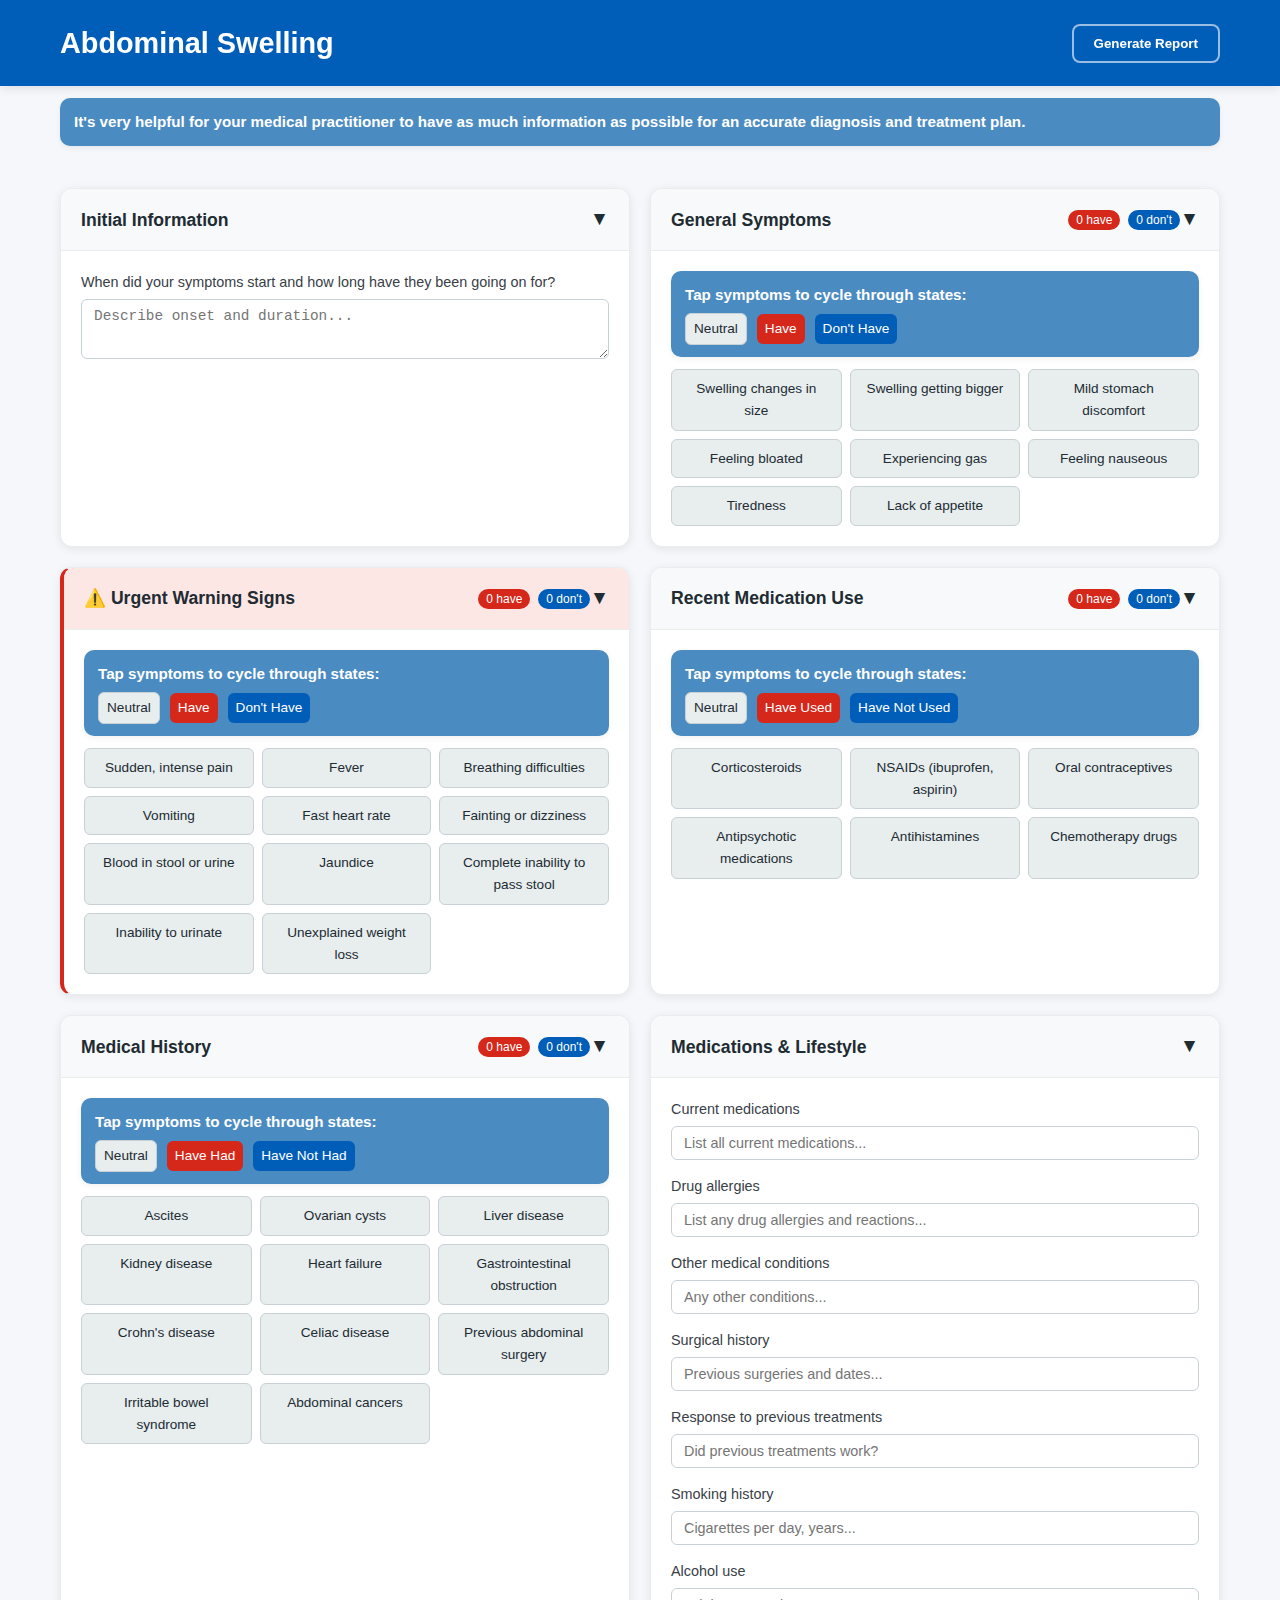
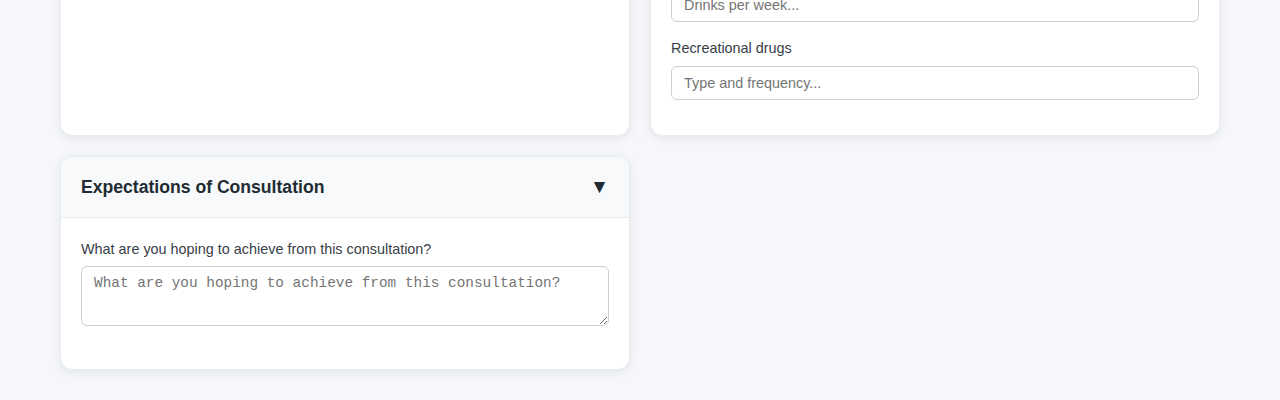
<file: index.html>
<!DOCTYPE html>
<html lang="en">
<head>
  <meta charset="UTF-8" />
  <meta name="viewport" content="width=device-width, initial-scale=1.0" />
  <title>Abdominal Swelling</title>
  <link rel="stylesheet" href="styles.css">
</head>
<body>
  <!-- Hidden form container -->
  <form id="symptomForm" style="display:none;"></form>

  <div class="header">
    <div class="header-content">
      <h1>Abdominal Swelling</h1>
      <button class="generate-btn" type="button" onclick="generateOutput()">Generate Report</button>
    </div>
  </div>

  <!-- Top note -->
  <div style="max-width:1200px;margin:12px auto 0;padding:0 20px;">
    <div class="ux-instruction" role="note" aria-live="polite"></div>
  </div>

  <div class="dashboard" id="dashboard">
    <!-- Initial Information Card -->
    <div class="card">
      <div class="card-header" onclick="toggleCard(this)">
        <h3>Initial Information</h3>
        <span class="card-icon">▼</span>
      </div>
      <div class="card-content">
        <div class="form-group">
          <label>When did your symptoms start and how long have they been going on for?</label>
          <textarea id="description" placeholder="Describe onset and duration..."></textarea>
        </div>
      </div>
    </div>

    <!-- General Symptoms Card -->
    <div class="card" data-grid="generalGrid">
      <div class="card-header" onclick="toggleCard(this)">
        <h3>General Symptoms</h3>
        <span class="state-counters">
          <span class="state-chip have" data-count-have="0">0 have</span>
          <span class="state-chip donthave" data-count-no="0">0 don't</span>
        </span>
        <span class="card-icon">▼</span>
      </div>
      <div class="card-content">
        <div class="ux-instruction"></div>
        <div class="symptom-grid" id="generalGrid">
          <div class="symptom-toggle" data-symptom="Swelling changes in size ">Swelling changes in size</div>
          <div class="symptom-toggle" data-symptom="Swelling getting bigger ">Swelling getting bigger</div>
          <div class="symptom-toggle" data-symptom="Mild stomach discomfort ">Mild stomach discomfort</div>
          <div class="symptom-toggle" data-symptom="Feeling bloated ">Feeling bloated</div>
          <div class="symptom-toggle" data-symptom="Experiencing gas ">Experiencing gas</div>
          <div class="symptom-toggle" data-symptom="Feeling nauseous ">Feeling nauseous</div>
          <div class="symptom-toggle" data-symptom="Tiredness ">Tiredness</div>
          <div class="symptom-toggle" data-symptom="Lack of appetite ">Lack of appetite</div>
        </div>
      </div>
    </div>

    <!-- Red Flag Symptoms Card -->
    <div class="card red-flag-card" data-grid="redFlagGrid">
      <div class="card-header" onclick="toggleCard(this)">
        <h3>⚠️ Urgent Warning Signs</h3>
        <span class="state-counters">
          <span class="state-chip have" data-count-have="0">0 have</span>
          <span class="state-chip donthave" data-count-no="0">0 don't</span>
        </span>
        <span class="card-icon">▼</span>
      </div>
      <div class="card-content">
        <div class="ux-instruction"></div>
        <div class="symptom-grid" id="redFlagGrid">
          <div class="symptom-toggle" data-symptom="Sudden, intense pain ">Sudden, intense pain</div>
          <div class="symptom-toggle" data-symptom="Fever ">Fever</div>
          <div class="symptom-toggle" data-symptom="Breathing difficulties ">Breathing difficulties</div>
          <div class="symptom-toggle" data-symptom="Vomiting ">Vomiting</div>
          <div class="symptom-toggle" data-symptom="Fast heart rate ">Fast heart rate</div>
          <div class="symptom-toggle" data-symptom="Fainting or dizziness ">Fainting or dizziness</div>
          <div class="symptom-toggle" data-symptom="Blood in stool or urine ">Blood in stool or urine</div>
          <div class="symptom-toggle" data-symptom="Jaundice ">Jaundice</div>
          <div class="symptom-toggle" data-symptom="Complete inability to pass stool ">Complete inability to pass stool</div>
          <div class="symptom-toggle" data-symptom="Unable to urinate ">Inability to urinate</div>
          <div class="symptom-toggle" data-symptom="Unexplained weight loss ">Unexplained weight loss</div>
        </div>
      </div>
    </div>

    <!-- Drug History Card -->
    <div class="card" data-grid="drugGrid">
      <div class="card-header" onclick="toggleCard(this)">
        <h3>Recent Medication Use</h3>
        <span class="state-counters">
          <span class="state-chip have" data-count-have="0">0 have</span>
          <span class="state-chip donthave" data-count-no="0">0 don't</span>
        </span>
        <span class="card-icon">▼</span>
      </div>
      <div class="card-content">
        <div class="ux-instruction"></div>
        <div class="symptom-grid" id="drugGrid">
          <div class="symptom-toggle medications" data-symptom="Corticosteroids ">Corticosteroids</div>
          <div class="symptom-toggle medications" data-symptom="Nonsteroidal anti-inflammatory drugs ">NSAIDs (ibuprofen, aspirin)</div>
          <div class="symptom-toggle medications" data-symptom="Oral contraceptives ">Oral contraceptives</div>
          <div class="symptom-toggle medications" data-symptom="Antipsychotic medications ">Antipsychotic medications</div>
          <div class="symptom-toggle medications" data-symptom="Antihistamines ">Antihistamines</div>
          <div class="symptom-toggle medications" data-symptom="Chemotherapy drugs ">Chemotherapy drugs</div>
        </div>
      </div>
    </div>

    <!-- Medical History Card -->
    <div class="card" data-grid="historyGrid">
      <div class="card-header" onclick="toggleCard(this)">
        <h3>Medical History</h3>
        <span class="state-counters">
          <span class="state-chip have" data-count-have="0">0 have</span>
          <span class="state-chip donthave" data-count-no="0">0 don't</span>
        </span>
        <span class="card-icon">▼</span>
      </div>
      <div class="card-content">
        <div class="ux-instruction"></div>
        <div class="symptom-grid" id="historyGrid">
          <div class="symptom-toggle conditions" data-symptom="Ascites ">Ascites</div>
          <div class="symptom-toggle conditions" data-symptom="Ovarian cysts ">Ovarian cysts</div>
          <div class="symptom-toggle conditions" data-symptom="Liver disease ">Liver disease</div>
          <div class="symptom-toggle conditions" data-symptom="Kidney disease ">Kidney disease</div>
          <div class="symptom-toggle conditions" data-symptom="Heart failure ">Heart failure</div>
          <div class="symptom-toggle conditions" data-symptom="Gastrointestinal obstruction ">Gastrointestinal obstruction</div>
          <div class="symptom-toggle conditions" data-symptom="Crohn's disease ">Crohn's disease</div>
          <div class="symptom-toggle conditions" data-symptom="Celiac disease ">Celiac disease</div>
          <div class="symptom-toggle conditions" data-symptom="Previous abdominal surgery ">Previous abdominal surgery</div>
          <div class="symptom-toggle conditions" data-symptom="Irritable bowel syndrome ">Irritable bowel syndrome</div>
          <div class="symptom-toggle conditions" data-symptom="Abdominal cancers ">Abdominal cancers</div>
        </div>
      </div>
    </div>

    <!-- Medications & Lifestyle Card -->
    <div class="card">
      <div class="card-header" onclick="toggleCard(this)">
        <h3>Medications & Lifestyle</h3>
        <span class="card-icon">▼</span>
      </div>
      <div class="card-content">
        <div class="form-group">
          <label>Current medications</label>
          <input type="text" id="Currently taking -" placeholder="List all current medications..." />
        </div>
        <div class="form-group">
          <label>Drug allergies</label>
          <input type="text" id="Drug Allergies -" placeholder="List any drug allergies and reactions..." />
        </div>
        <div class="form-group">
          <label>Other medical conditions</label>
          <input type="text" id="Past Medical History -" placeholder="Any other conditions..." />
        </div>
        <div class="form-group">
          <label>Surgical history</label>
          <input type="text" id="Past Surgical History -" placeholder="Previous surgeries and dates..." />
        </div>
        <div class="form-group">
          <label>Response to previous treatments</label>
          <input type="text" id=" Response to previous treatments or interventions -" placeholder="Did previous treatments work?" />
        </div>
        <div class="form-group">
          <label>Smoking history</label>
          <input type="text" id="Smoking History -" placeholder="Cigarettes per day, years..." />
        </div>
        <div class="form-group">
          <label>Alcohol use</label>
          <input type="text" id="Alcohol History -" placeholder="Drinks per week..." />
        </div>
        <div class="form-group">
          <label>Recreational drugs</label>
          <input type="text" id="Recreational drug use -" placeholder="Type and frequency..." />
        </div>
      </div>
    </div>

    <!-- Expectations of Consultation Card -->
    <div class="card">
      <div class="card-header" onclick="toggleCard(this)">
        <h3>Expectations of Consultation</h3>
        <span class="card-icon">▼</span>
      </div>
      <div class="card-content">
        <div class="form-group">
          <label>What are you hoping to achieve from this consultation?</label>
          <textarea id="Expectations" class="expectations" placeholder="What are you hoping to achieve from this consultation?"></textarea>
        </div>
      </div>
    </div>
  </div>

  <!-- Enhanced Output Modal -->
  <div class="output-modal" id="outputModal">
    <div class="output-content">
      <div class="output-header">
        <h2>Symptom Report</h2>
        <button class="close-btn" onclick="closeOutput()">&times;</button>
      </div>
      <div class="output-body">
        <textarea id="outputText" placeholder="Your report will appear here. You can edit it before copying or emailing."></textarea>
        <div class="output-actions">
          <button class="action-btn" onclick="copyOutput()">Copy Report</button>
          <button class="action-btn" onclick="emailOutput()">Email Report</button>
        </div>
      </div>
    </div>
  </div>

  <script src="index.js"></script>
</body>
</html>
</file>
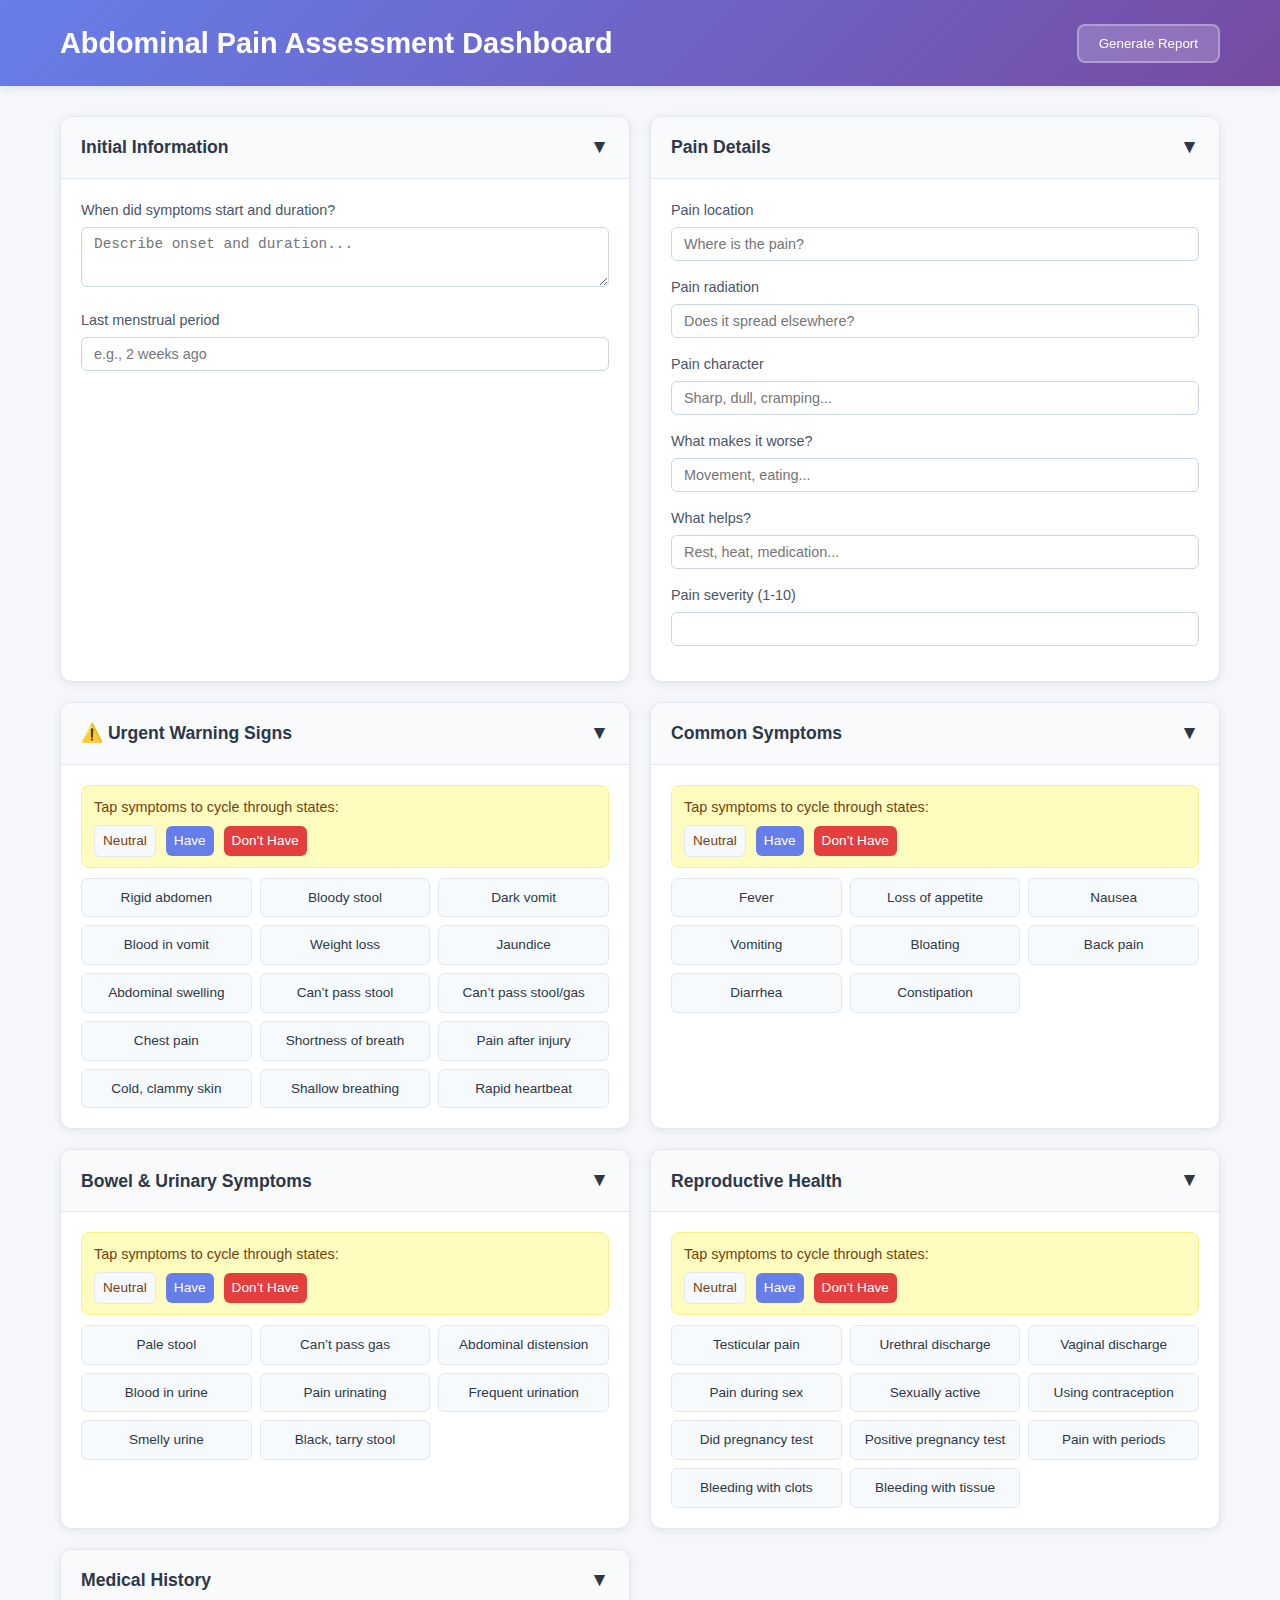
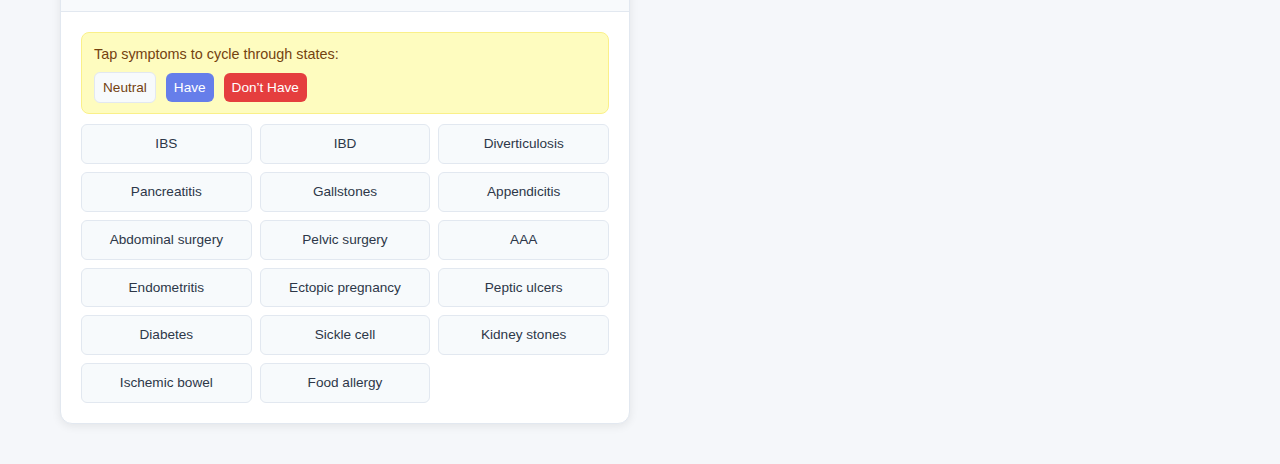
<file: abdominal_pain_dashboard_legacy_compatible (1).html>
<!DOCTYPE html>
<html lang="en">
<head>
  <meta charset="UTF-8" />
  <meta name="viewport" content="width=device-width, initial-scale=1.0" />
  <title>Abdominal Pain Assessment Dashboard</title>
  <style>
    * { margin: 0; padding: 0; box-sizing: border-box; }
    body { font-family: 'Inter', -apple-system, BlinkMacSystemFont, 'Segoe UI', Roboto, sans-serif; background: #f5f7fa; color: #2d3748; line-height: 1.6; }
    .header { background: linear-gradient(135deg, #667eea 0%, #764ba2 100%); color: white; padding: 20px 0; position: sticky; top: 0; z-index: 100; box-shadow: 0 2px 10px rgba(0,0,0,0.1); }
    .header-content { max-width: 1200px; margin: 0 auto; padding: 0 20px; display: flex; justify-content: space-between; align-items: center; }
    .header h1 { font-size: 1.8rem; font-weight: 600; }
    .generate-btn { background: rgba(255,255,255,0.2); border: 2px solid rgba(255,255,255,0.3); color: white; padding: 10px 20px; border-radius: 8px; cursor: pointer; font-weight: 500; transition: all 0.3s ease; }
    .generate-btn:hover { background: rgba(255,255,255,0.3); transform: translateY(-2px); }

    .dashboard { max-width: 1200px; margin: 0 auto; padding: 30px 20px; display: grid; grid-template-columns: repeat(auto-fit, minmax(380px, 1fr)); gap: 20px; }
    .card { background: white; border-radius: 12px; box-shadow: 0 2px 10px rgba(0,0,0,0.08); border: 1px solid #e2e8f0; overflow: hidden; transition: all 0.3s ease; }
    .card:hover { transform: translateY(-2px); box-shadow: 0 4px 20px rgba(0,0,0,0.12); }
    .card-header { background: #f8fafc; padding: 15px 20px; border-bottom: 1px solid #e2e8f0; cursor: pointer; display: flex; justify-content: space-between; align-items: center; transition: background 0.3s ease; }
    .card-header:hover { background: #edf2f7; }
    .card-header h3 { font-size: 1.1rem; font-weight: 600; color: #2d3748; }
    .card-icon { font-size: 1.2rem; transition: transform 0.3s ease; }
    .card.collapsed .card-icon { transform: rotate(-90deg); }
    .card-content { padding: 20px; display: block; }
    .card.collapsed .card-content { display: none; }

    .form-group { margin-bottom: 15px; }
    .form-group label { display: block; font-weight: 500; color: #4a5568; margin-bottom: 5px; font-size: 0.9rem; }
    input[type="text"], input[type="number"], textarea { width: 100%; padding: 8px 12px; border: 1px solid #cbd5e0; border-radius: 6px; font-size: 0.9rem; transition: all 0.3s ease; background: #fff; }
    input[type="text"]:focus, input[type="number"]:focus, textarea:focus { outline: none; border-color: #667eea; box-shadow: 0 0 0 3px rgba(102,126,234,0.1); }
    textarea { resize: vertical; min-height: 60px; }

    .symptom-grid { display: grid; grid-template-columns: repeat(auto-fill, minmax(160px, 1fr)); gap: 8px; margin-top: 10px; }
    .symptom-toggle { background: #f7fafc; border: 1px solid #e2e8f0; border-radius: 6px; padding: 8px 12px; cursor: pointer; transition: all 0.3s ease; font-size: 0.85rem; text-align: center; user-select: none; }
    .symptom-toggle:hover { background: #edf2f7; border-color: #cbd5e0; }
    .symptom-toggle.have { background: #667eea; color: white; border-color: #667eea; }
    .symptom-toggle.donthave { background: #e53e3e; color: white; border-color: #e53e3e; }

    .ux-instruction { background: #fefcbf; border: 1px solid #faf089; color: #744210; padding: 10px 12px; border-radius: 8px; font-size: 0.9rem; margin-bottom: 10px; }
    .legend { display:flex; gap:10px; align-items:center; margin-top:6px; font-size:0.85rem; }
    .legend span { padding:4px 8px; border-radius:6px; }
    .legend .neutral { background:#f7fafc; border:1px solid #e2e8f0; }
    .legend .have { background:#667eea; color:white; }
    .legend .donthave { background:#e53e3e; color:white; }

    .output-modal { position: fixed; top: 0; left: 0; width: 100%; height: 100%; background: rgba(0,0,0,0.5); display: none; justify-content: center; align-items: center; z-index: 1000; }
    .output-content { background: white; max-width: 800px; max-height: 80vh; margin: 20px; border-radius: 12px; overflow: hidden; box-shadow: 0 20px 40px rgba(0,0,0,0.3); }
    .output-header { background: #667eea; color: white; padding: 20px; display: flex; justify-content: space-between; align-items: center; }
    .output-body { padding: 20px; max-height: 60vh; overflow-y: auto; }
    .output-text { background: #f8fafc; border: 1px solid #e2e8f0; border-radius: 8px; padding: 15px; white-space: pre-wrap; font-family: 'Courier New', monospace; font-size: 0.9rem; line-height: 1.5; margin-bottom: 20px; }
  </style>
</head>
<body>
  <!-- Keep a form so we can append legacy mirror for generateOutput compatibility -->
  <form id="symptomForm" onsubmit="event.preventDefault(); generateOutput();"></form>

  <div class="header">
    <div class="header-content">
      <h1>Abdominal Pain Assessment Dashboard</h1>
      <button class="generate-btn" type="button" onclick="generateOutput()">Generate Report</button>
    </div>
  </div>

  <div class="dashboard">
    <!-- Initial Information Card -->
    <div class="card">
      <div class="card-header" onclick="toggleCard(this)"><h3>Initial Information</h3><span class="card-icon">▼</span></div>
      <div class="card-content">
        <div class="form-group">
          <label>When did symptoms start and duration?</label>
          <textarea id="description" placeholder="Describe onset and duration..."></textarea>
        </div>
        <div class="form-group">
          <label>Last menstrual period</label>
          <input type="text" id="lastPeriod" placeholder="e.g., 2 weeks ago" />
        </div>
      </div>
    </div>

    <!-- Pain Assessment Card -->
    <div class="card">
      <div class="card-header" onclick="toggleCard(this)"><h3>Pain Details</h3><span class="card-icon">▼</span></div>
      <div class="card-content">
        <div class="form-group"><label>Pain location</label><input type="text" id="painLocation" placeholder="Where is the pain?" /></div>
        <div class="form-group"><label>Pain radiation</label><input type="text" id="painRadiation" placeholder="Does it spread elsewhere?" /></div>
        <div class="form-group"><label>Pain character</label><input type="text" id="painCharacter" placeholder="Sharp, dull, cramping..." /></div>
        <div class="form-group"><label>What makes it worse?</label><input type="text" id="painWorsen" placeholder="Movement, eating..." /></div>
        <div class="form-group"><label>What helps?</label><input type="text" id="painRelief" placeholder="Rest, heat, medication..." /></div>
        <div class="form-group"><label>Pain severity (1-10)</label><input type="number" id="painSeverity" min="1" max="10" /></div>
      </div>
    </div>

    <!-- Red Flag Symptoms Card -->
    <div class="card" data-grid="redFlagGrid">
      <div class="card-header" onclick="toggleCard(this)"><h3>⚠️ Urgent Warning Signs</h3><span class="card-icon">▼</span></div>
      <div class="card-content">
        <div class="ux-instruction">Tap symptoms to cycle through states:
          <div class="legend"><span class="neutral">Neutral</span><span class="have">Have</span><span class="donthave">Don’t Have</span></div>
        </div>
        <div class="symptom-grid" id="redFlagGrid">
          <div class="symptom-toggle" data-symptom="rigid abdomen">Rigid abdomen</div>
          <div class="symptom-toggle" data-symptom="bloody stool">Bloody stool</div>
          <div class="symptom-toggle" data-symptom="dark vomitus">Dark vomit</div>
          <div class="symptom-toggle" data-symptom="blood in vomitus">Blood in vomit</div>
          <div class="symptom-toggle" data-symptom="unexplained weight loss">Weight loss</div>
          <div class="symptom-toggle" data-symptom="jaundice">Jaundice</div>
          <div class="symptom-toggle" data-symptom="abdominal swelling">Abdominal swelling</div>
          <div class="symptom-toggle" data-symptom="inability to pass stool">Can’t pass stool</div>
          <div class="symptom-toggle" data-symptom="inability to pass stool and gas">Can’t pass stool/gas</div>
          <div class="symptom-toggle" data-symptom="chest pain">Chest pain</div>
          <div class="symptom-toggle" data-symptom="shortness of breath">Shortness of breath</div>
          <div class="symptom-toggle" data-symptom="pain following an injury">Pain after injury</div>
          <div class="symptom-toggle" data-symptom="cold, clammy skin">Cold, clammy skin</div>
          <div class="symptom-toggle" data-symptom="shallow breathing">Shallow breathing</div>
          <div class="symptom-toggle" data-symptom="rapid heartbeat">Rapid heartbeat</div>
        </div>
      </div>
    </div>

    <!-- Common Symptoms Card -->
    <div class="card" data-grid="commonGrid">
      <div class="card-header" onclick="toggleCard(this)"><h3>Common Symptoms</h3><span class="card-icon">▼</span></div>
      <div class="card-content">
        <div class="ux-instruction">Tap symptoms to cycle through states:
          <div class="legend"><span class="neutral">Neutral</span><span class="have">Have</span><span class="donthave">Don’t Have</span></div>
        </div>
        <div class="symptom-grid" id="commonGrid">
          <div class="symptom-toggle" data-symptom="fever">Fever</div>
          <div class="symptom-toggle" data-symptom="loss of appetite">Loss of appetite</div>
          <div class="symptom-toggle" data-symptom="nausea">Nausea</div>
          <div class="symptom-toggle" data-symptom="vomiting">Vomiting</div>
          <div class="symptom-toggle" data-symptom="bloating">Bloating</div>
          <div class="symptom-toggle" data-symptom="back pain">Back pain</div>
          <div class="symptom-toggle" data-symptom="diarrhea">Diarrhea</div>
          <div class="symptom-toggle" data-symptom="constipation">Constipation</div>
        </div>
      </div>
    </div>

    <!-- Bowel & Urinary Symptoms Card -->
    <div class="card" data-grid="additionalGrid">
      <div class="card-header" onclick="toggleCard(this)"><h3>Bowel & Urinary Symptoms</h3><span class="card-icon">▼</span></div>
      <div class="card-content">
        <div class="ux-instruction">Tap symptoms to cycle through states:
          <div class="legend"><span class="neutral">Neutral</span><span class="have">Have</span><span class="donthave">Don’t Have</span></div>
        </div>
        <div class="symptom-grid" id="additionalGrid">
          <div class="symptom-toggle" data-symptom="pale stool">Pale stool</div>
          <div class="symptom-toggle" data-symptom="not passing gas">Can’t pass gas</div>
          <div class="symptom-toggle" data-symptom="abdominal distension">Abdominal distension</div>
          <div class="symptom-toggle" data-symptom="hematuria">Blood in urine</div>
          <div class="symptom-toggle" data-symptom="dysuria">Pain urinating</div>
          <div class="symptom-toggle" data-symptom="frequency">Frequent urination</div>
          <div class="symptom-toggle" data-symptom="foul smelling urine">Smelly urine</div>
          <div class="symptom-toggle" data-symptom="melena">Black, tarry stool</div>
        </div>
      </div>
    </div>

    <!-- Reproductive Health Card -->
    <div class="card" data-grid="reproductiveGrid">
      <div class="card-header" onclick="toggleCard(this)"><h3>Reproductive Health</h3><span class="card-icon">▼</span></div>
      <div class="card-content">
        <div class="ux-instruction">Tap symptoms to cycle through states:
          <div class="legend"><span class="neutral">Neutral</span><span class="have">Have</span><span class="donthave">Don’t Have</span></div>
        </div>
        <div class="symptom-grid" id="reproductiveGrid">
          <div class="symptom-toggle" data-symptom="testicular pain">Testicular pain</div>
          <div class="symptom-toggle" data-symptom="urethral discharge">Urethral discharge</div>
          <div class="symptom-toggle" data-symptom="vaginal discharge">Vaginal discharge</div>
          <div class="symptom-toggle" data-symptom="dyspareunia">Pain during sex</div>
          <div class="symptom-toggle" data-symptom="being sexually active">Sexually active</div>
          <div class="symptom-toggle" data-symptom="using contraception">Using contraception</div>
          <div class="symptom-toggle" data-symptom="doing a home pregnancy test">Did pregnancy test</div>
          <div class="symptom-toggle" data-symptom="positive pregnancy test">Positive pregnancy test</div>
          <div class="symptom-toggle" data-symptom="abdominal pain every time periods begin">Pain with periods</div>
          <div class="symptom-toggle" data-symptom="vaginal bleeding with clots">Bleeding with clots</div>
          <div class="symptom-toggle" data-symptom="vaginal bleeding with fetal tissue">Bleeding with tissue</div>
        </div>
      </div>
    </div>

    <!-- Medical History Card -->
    <div class="card" data-grid="historyGrid">
      <div class="card-header" onclick="toggleCard(this)"><h3>Medical History</h3><span class="card-icon">▼</span></div>
      <div class="card-content">
        <div class="ux-instruction">Tap symptoms to cycle through states:
          <div class="legend"><span class="neutral">Neutral</span><span class="have">Have</span><span class="donthave">Don’t Have</span></div>
        </div>
        <div class="symptom-grid" id="historyGrid">
          <div class="symptom-toggle" data-symptom="irritable bowel disease">IBS</div>
          <div class="symptom-toggle" data-symptom="inflammatory bowel disease">IBD</div>
          <div class="symptom-toggle" data-symptom="diverticulosis">Diverticulosis</div>
          <div class="symptom-toggle" data-symptom="pancreatitis">Pancreatitis</div>
          <div class="symptom-toggle" data-symptom="gallstones">Gallstones</div>
          <div class="symptom-toggle" data-symptom="appendicitis">Appendicitis</div>
          <div class="symptom-toggle" data-symptom="abdominal surgery">Abdominal surgery</div>
          <div class="symptom-toggle" data-symptom="pelvic surgery">Pelvic surgery</div>
          <div class="symptom-toggle" data-symptom="AAA (Abdominal Aortic Aneurysm)">AAA</div>
          <div class="symptom-toggle" data-symptom="endometritis">Endometritis</div>
          <div class="symptom-toggle" data-symptom="ectopic pregnancy">Ectopic pregnancy</div>
          <div class="symptom-toggle" data-symptom="peptic ulcers">Peptic ulcers</div>
          <div class="symptom-toggle" data-symptom="diabetes">Diabetes</div>
          <div class="symptom-toggle" data-symptom="sickle cell disease">Sickle cell</div>
          <div class="symptom-toggle" data-symptom="kidney stones">Kidney stones</div>
          <div class="symptom-toggle" data-symptom="ischemic bowel disease">Ischemic bowel</div>
          <div class="symptom-toggle" data-symptom="food allergy">Food allergy</div>
        </div>
      </div>
    </div>
  </div>

  <pre id="output-container" style="white-space: pre-wrap; max-width:1200px; margin: 10px auto; padding: 0 20px;"></pre>

  <script>
    function toggleCard(header){ header.parentElement.classList.toggle('collapsed'); }
  </script>

  <!-- ===== Legacy-compatible functions (unchanged behavior) ===== -->
  <script>
    function capitalizeAndAddFullStop(text) { if (!text) return ''; return text.charAt(0).toUpperCase() + text.slice(1) + (text.endsWith('.') ? '' : '.'); }
    function formatCheckboxText(column, checked) {
      let text = '';
      for (let i = 0; i < checked.length; i++) {
        text += checked[i];
        if (i === checked.length - 1) {
          text += '.';
        } else if ((column === 1 && i === 0) || (column === 2 && i === 0)) {
          text += ' ';
        } else if (i === checked.length - 2) {
          if (column === 2) {
            let firstWord = 'or';
            if (i > 0) {
              const lastInput = checked[i-1] || '';
              firstWord = lastInput.trim().split(' ')[0].toLowerCase();
            }
            text += firstWord === 'no' ? ' and ' : ' or ';
          } else {
            text += ' and ';
          }
        } else if (checked.length > 1 && i < checked.length - 1) {
          text += ', ';
        }
      }
      if (column === 2) { text = text.trim() + '\n'; }
      return text;
    }

    function generateOutput() {
      return new Promise(resolve => {
        const outputContainer = document.getElementById('output-container');
        let outputText = '';

        const sections = Array.from(document.getElementsByClassName('form-section')).sort((a, b) => {
          return parseInt(a.id) - parseInt(b.id);
        });

        sections.forEach(section => {
          const description = section.querySelector('textarea:not([data-associated-checkbox])');
          if (description && description.value.trim()) {
            outputText += capitalizeAndAddFullStop(description.value.trim()) + '\n';
          }

          if (section.id === "mixed") {
            const inputFields = section.querySelectorAll('input[type="text"], input[type="number"]');
            inputFields.forEach(input => {
              if (input.value.trim()) { outputText += input.id + ' ' + input.value.trim() + '\n'; }
            });
          }

          const column1Checkboxes = section.querySelectorAll('input.column-1-symptom-checkbox');
          const column2Checkboxes = section.querySelectorAll('input.column-2-symptom-checkbox');

          const column1Checked = [];
          const column2Checked = [];

          column1Checkboxes.forEach(checkbox => {
            if (checkbox.checked) {
              const textareaId = checkbox.getAttribute('data-textarea');
              const textarea = textareaId ? document.getElementById(textareaId) : null;
              const associatedText = textarea && textarea.value.trim() ? ' ' + textarea.value.trim() : '';
              column1Checked.push(checkbox.id + associatedText);
            }
          });

          column2Checkboxes.forEach(checkbox => {
            if (checkbox.checked) {
              const textareaId = checkbox.getAttribute('data-textarea');
              const textarea = textareaId ? document.getElementById(textareaId) : null;
              const associatedText = textarea && textarea.value.trim() ? ' ' + textarea.value.trim() : '';
              column2Checked.push(checkbox.id + associatedText);
            }
          });

          if (column1Checked.length > 0) { outputText += formatCheckboxText(1, column1Checked); }
          if (column2Checked.length > 0) { const formattedText = formatCheckboxText(2, column2Checked); outputText += '\n' + formattedText; }
        });

        outputContainer.innerHTML = outputText.trim();
        resolve();
      });
    }
  </script>

  <!-- ===== Dashboard → Legacy adapter (tri-state pills → legacy checkboxes, auto-headers) ===== -->
  <script>
    (function(){
      // Map data-symptom (exact legacy IDs preferred)
      const LEGACY_ID = {
        // red flags
        'rigid abdomen':'rigid abdomen','bloody stool':'bloody stool','dark vomitus':'dark vomitus','blood in vomitus':'blood in vomitus','unexplained weight loss':'unexplained weight loss','jaundice':'jaundice','abdominal swelling':'abdominal swelling','inability to pass stool':'inability to pass stool','inability to pass stool and gas':'inability to pass stool and gas','chest pain':'chest pain','shortness of breath':'shortness of breath','pain following an injury':'pain following an injury','cold, clammy skin':'cold, clammy skin','shallow breathing':'shallow breathing','rapid heartbeat':'rapid heartbeat',
        // common
        'fever':'fever','loss of appetite':'loss of appetite','nausea':'nausea','vomiting':'vomiting','bloating':'bloating','back pain':'back pain','diarrhea':'diarrhea','constipation':'constipation',
        // additional
        'pale stool':'Pale stool','not passing gas':'not passing gas','abdominal distension':'abdominal distension','hematuria':'hematuria','dysuria':'dysuria','frequency':'frequency','foul smelling urine':'foul smelling urine','melena':'melena',
        // reproductive
        'testicular pain':'testicular pain','urethral discharge':'urethral discharge','vaginal discharge':'vaginal discharge','dyspareunia':'dyspareunia','being sexually active':'being sexually active','using contraception':'using contraception','doing a home pregnancy test':'doing a home pregnancy test','positive pregnancy test':'positive pregnancy test','abdominal pain every time periods begin':'abdominal pain every time periods begin','vaginal bleeding with clots':'vaginal bleeding with clots','vaginal bleeding with fetal tissue':'vaginal bleeding with fetal tissue',
        // history
        'irritable bowel disease':'irritable bowel disease','inflammatory bowel disease':'inflammatory bowel disease','diverticulosis':'diverticulosis','pancreatitis':'pancreatitis','gallstones':'gallstones','appendicitis':'appendicitis','abdominal surgery':'abdominal surgery','pelvic surgery':'pelvic surgery','aaa (abdominal aortic aneurysm)':'AAA (Abdominal Aortic Aneurysm)','endometritis':'endometritis','ectopic pregnancy':'ectopic pregnancy','peptic ulcers':'peptic ulcers','diabetes':'diabetes','sickle cell disease':'sickle cell disease','kidney stones':'kidney stones','ischemic bowel disease':'ischemic bowel disease','food allergy':'food allergy'
      };

      const GROUP_HEADERS = {
        redFlagGrid:   { col1: 'Reports',             col2: 'Reports' },
        commonGrid:    { col1: 'Complaining of',      col2: 'Has' },
        additionalGrid:{ col1: 'Reports',             col2: 'Reports' },
        reproductiveGrid:{col1: 'Reports',            col2: 'Reports' },
        historyGrid:   { col1: 'Has a history of',    col2: 'Has no history of' },
      };

      const legacy = document.createElement('div');
      legacy.id = 'legacy-mirror';
      legacy.style.display = 'none';

      const sections = { s1: mkSection('1'), s2: mkSection('2'), red: mkSection('3'), com: mkSection('4'), add: mkSection('5'), rep: mkSection('6'), his: mkSection('7') };

      // s1 free text & LMP
      sections.s1.append( mkTextarea('description'), mkText('Last menstrual period-') );
      // s2 pain block
      sections.s2.append( mkText('Pain located in'), mkText('Radiates to'), mkText('Character of pain is'), mkText('Pain is associated with'), mkText('Alleviated by'), mkText('Pain is exacerbated by'), mkText('Pain severity -') );

      document.addEventListener('DOMContentLoaded', () => {
        // Attach legacy sections
        const form = document.getElementById('symptomForm') || document.body;
        Object.values(sections).forEach(sec => legacy.appendChild(sec));
        form.appendChild(legacy);

        // Build mirrored groups for each grid
        ['redFlagGrid','commonGrid','additionalGrid','reproductiveGrid','historyGrid'].forEach(gridId=>{
          const items = collectItems(gridId);
          addGroup(sectionForGrid(gridId), gridId, items);
        });

        // Tri-state behavior across ALL grids
        document.querySelectorAll('.symptom-toggle').forEach(pill => {
          pill.addEventListener('click', () => {
            cycleTriState(pill); // UI cycle
            syncPillToLegacy(pill); // mirror to legacy checkbox
            updateHeadersForGrid(closestGridId(pill)); // auto header once per column
          });
        });

        // Sync pretty inputs → legacy IDs
        wireInputs();
      });

      function mkSection(id){ const s=document.createElement('div'); s.className='form-section'; s.id=id; return s; }
      function mkCheckbox(id, cls){ const i=document.createElement('input'); i.type='checkbox'; i.id=id; i.className=cls; return i; }
      function mkText(id){ const i=document.createElement('input'); i.type='text'; i.id=id; return i; }
      function mkTextarea(id){ const t=document.createElement('textarea'); t.id=id; return t; }
      function cssEscape(id){ return (window.CSS && CSS.escape) ? CSS.escape(id) : id.replace(/([ #.;,()%&!+])/g,'\\$1'); }

      function collectItems(gridId){
        const grid = document.getElementById(gridId); if(!grid) return [];
        const items=[]; grid.querySelectorAll('.symptom-toggle').forEach(t=>{ const key = normalizeKey(t.dataset.symptom); const legacyId = LEGACY_ID[key]; if(!legacyId) return; items.push(legacyId); });
        return items;
      }

      function addGroup(sec, gridId, legacyIds){
        const headers = GROUP_HEADERS[gridId];
        // Column headers (auto-checked later)
        sec.append( mkCheckbox(headers.col1, 'column-1-symptom-checkbox'), mkCheckbox(headers.col2, 'column-2-symptom-checkbox') );
        // Items: add both positive and negative IDs (column 1 and 2)
        legacyIds.forEach(legacyId => {
          sec.append( mkCheckbox(legacyId, 'column-1-symptom-checkbox') );
          sec.append( mkCheckbox(makeNegativeId(legacyId), 'column-2-symptom-checkbox') );
        });
      }

      function cycleTriState(el){
        if (el.classList.contains('have')) { el.classList.remove('have'); el.classList.add('donthave'); }
        else if (el.classList.contains('donthave')) { el.classList.remove('donthave'); }
        else { el.classList.add('have'); }
      }

      function syncPillToLegacy(pill){
        const key = normalizeKey(pill.dataset.symptom); const base = LEGACY_ID[key]; if(!base) return;
        const posId = base; const negId = makeNegativeId(base);
        // neutral clears both; have checks pos; donthave checks neg
        if (!pill.classList.contains('have') && !pill.classList.contains('donthave')) {
          setLegacyChecked(posId, false); setLegacyChecked(negId, false);
        } else if (pill.classList.contains('have')) {
          setLegacyChecked(posId, true); setLegacyChecked(negId, false);
        } else { // donthave
          setLegacyChecked(posId, false); setLegacyChecked(negId, true);
        }
      }

      function wireInputs(){
        const map = [
          ['description', 'description', 'textarea'], ['lastPeriod', 'Last menstrual period-'],
          ['painLocation','Pain located in'], ['painRadiation','Radiates to'], ['painCharacter','Character of pain is'],
          ['painWorsen','Pain is exacerbated by'], ['painRelief','Alleviated by'], ['painSeverity','Pain severity -']
        ];
        const legacyRoot = document.getElementById('legacy-mirror');
        map.forEach(([srcId, legacyId, type])=>{
          const src = document.getElementById(srcId); if(!src) return;
          let target = legacyRoot.querySelector('#'+cssEscape(legacyId));
          if(!target){ target = document.createElement(type==='textarea' ? 'textarea' : 'input'); if(type!=='textarea') target.type='text'; target.id = legacyId; const bucket = ['Pain located in','Radiates to','Character of pain is','Pain is associated with','Alleviated by','Pain is exacerbated by','Pain severity -'].includes(legacyId) ? sections.s2 : sections.s1; bucket.appendChild(target); }
          src.addEventListener('input', ()=>{ target.value = src.value; });
        });
      }

      function normalizeKey(s){ return (s||'').trim().toLowerCase().replace(/\s+/g,' '); }
      function makeNegativeId(legacyId){ if(/^no\s+/i.test(legacyId)) return legacyId; if(legacyId==='not passing gas') return 'passing gas'; return 'no ' + legacyId; }
      function setLegacyChecked(id, val){ const el = document.querySelector('#legacy-mirror #'+cssEscape(id)); if(el) el.checked = !!val; }

      function closestGridId(pill){ const card = pill.closest('.card'); return card ? card.getAttribute('data-grid') : null; }
      function sectionForGrid(gridId){ switch(gridId){ case 'redFlagGrid': return sections.red; case 'commonGrid': return sections.com; case 'additionalGrid': return sections.add; case 'reproductiveGrid': return sections.rep; case 'historyGrid': return sections.his; default: return null; } }

      function updateHeadersForGrid(gridId){ if(!gridId) return; const headers = GROUP_HEADERS[gridId]; if(!headers) return; const sec = sectionForGrid(gridId); if(!sec) return; const h1 = sec.querySelector('input.column-1-symptom-checkbox#'+cssEscape(headers.col1)); const h2 = sec.querySelector('input.column-2-symptom-checkbox#'+cssEscape(headers.col2)); const posAny = sec.querySelectorAll('input.column-1-symptom-checkbox:not(#'+cssEscape(headers.col1)+'):checked').length>0; const negAny = sec.querySelectorAll('input.column-2-symptom-checkbox:not(#'+cssEscape(headers.col2)+'):checked').length>0; if(h1) h1.checked = posAny; if(h2) h2.checked = negAny; }
    })();
  </script>
</body>
</html>
</file>
<file: styles.css>
* {
      margin: 0;
      padding: 0;
      box-sizing: border-box;
    }

    body {
      font-family: 'Inter', -apple-system, BlinkMacSystemFont, 'Segoe UI', Roboto, sans-serif;
      background: #f5f7fa;
      color: #212B32;
      line-height: 1.6;
    }

    /* Header */
    .header {
      background: #005EB8;
      color: white;
      padding: 20px 0;
      position: sticky;
      top: 0;
      z-index: 100;
      box-shadow: 0 2px 10px rgba(0,0,0,0.1);
    }

    .header-content {
      max-width: 1200px;
      margin: 0 auto;
      padding: 0 20px;
      display: flex;
      justify-content: space-between;
      align-items: center;
    }

    .header h1 {
      font-size: 1.8rem;
      font-weight: 600;
    }

    .generate-btn {
      background: #005EB8;
      border: 2px solid rgba(255,255,255,0.6);
      color: white;
      padding: 10px 20px;
      border-radius: 8px;
      cursor: pointer;
      font-weight: 600;
      transition: all 0.2s ease;
    }

    .generate-btn:hover {
      background: #004A97;
      transform: translateY(-1px);
    }

    /* Layout */
    .dashboard {
      max-width: 1200px;
      margin: 0 auto;
      padding: 30px 20px;
      display: grid;
      grid-template-columns: repeat(auto-fit, minmax(380px, 1fr));
      gap: 20px;
    }

    .card {
      background: white;
      border-radius: 12px;
      box-shadow: 0 2px 10px rgba(0,0,0,0.08);
      border: 1px solid #E8EDEE;
      overflow: hidden;
      transition: all 0.2s ease;
    }

    .card:hover {
      transform: translateY(-2px);
      box-shadow: 0 4px 20px rgba(0,0,0,0.12);
    }

    .card-header {
      background: #F7F9FA;
      padding: 15px 20px;
      border-bottom: 1px solid #E8EDEE;
      cursor: pointer;
      display: flex;
      justify-content: space-between;
      align-items: center;
      transition: background 0.2s ease;
    }

    .card-header:hover {
      background: #EEF3F6;
    }

    .card-header h3 {
      font-size: 1.1rem;
      font-weight: 600;
      color: #212B32;
    }

    .card-icon {
      font-size: 1.2rem;
      transition: transform 0.2s ease;
    }

    .card.collapsed .card-icon {
      transform: rotate(-90deg);
    }

    .card-content {
      padding: 20px;
      display: block;
    }

    .card.collapsed .card-content {
      display: none;
    }

    /* Forms */
    .form-group {
      margin-bottom: 15px;
    }

    .form-group label {
      display: block;
      font-weight: 500;
      color: #384047;
      margin-bottom: 5px;
      font-size: 0.9rem;
    }

    input[type="text"],
    input[type="number"],
    textarea {
      width: 100%;
      padding: 8px 12px;
      border: 1px solid #C8D1D6;
      border-radius: 6px;
      font-size: 0.9rem;
      transition: all 0.2s ease;
      background: #fff;
    }

    input[type="text"]:focus,
    input[type="number"]:focus,
    textarea:focus {
      outline: none;
      border-color: #005EB8;
      box-shadow: 0 0 0 3px rgba(0,94,184,0.2);
    }

    textarea {
      resize: vertical;
      min-height: 60px;
    }

    /* Symptom pills */
    .symptom-grid {
      display: grid;
      grid-template-columns: repeat(auto-fill, minmax(160px, 1fr));
      gap: 8px;
      margin-top: 10px;
    }

    .symptom-toggle {
      background: #E8EDEE;
      border: 1px solid #C8D1D6;
      border-radius: 6px;
      padding: 8px 12px;
      cursor: pointer;
      transition: all 0.2s ease;
      font-size: 0.85rem;
      text-align: center;
      user-select: none;
      position: relative;
      outline: none;
    }

    .symptom-toggle:hover {
      background: #DDE5EA;
      border-color: #B7C3CA;
    }

    .symptom-toggle.have {
      background: #D5281B;
      color: #FFFFFF;
      border-color: #D5281B;
    }

    .symptom-toggle.donthave {
      background: #005EB8;
      color: #FFFFFF;
      border-color: #005EB8;
    }

    .symptom-toggle:focus-visible {
      box-shadow: 0 0 0 3px rgba(0,94,184,0.35);
      border-color: #005EB8;
    }

    /* Red flag card */
    .red-flag-card {
      border-left: 4px solid #D5281B;
    }

    .red-flag-card .card-header {
      background: #FDE7E5;
    }

    /* Instruction banner */
    .ux-instruction {
      background: #4A8BC2;
      border: none;
      color: #FFFFFF;
      padding: 12px 14px;
      border-radius: 10px;
      font-size: 0.95rem;
      margin-bottom: 12px;
      box-shadow: 0 2px 6px rgba(0,0,0,0.06);
    }

    .legend {
      display: flex;
      gap: 10px;
      align-items: center;
      margin-top: 6px;
      font-size: 0.85rem;
    }

    .legend span {
      padding: 4px 8px;
      border-radius: 6px;
    }

    .legend .neutral {
      background: #E8EDEE;
      border: 1px solid #C8D1D6;
      color: #212B32;
    }

    .legend .have {
      background: #D5281B;
      color: white;
    }

    .legend .donthave {
      background: #005EB8;
      color: white;
    }

    /* Enhanced Output Modal */
    .output-modal {
      position: fixed;
      top: 0;
      left: 0;
      width: 100%;
      height: 100%;
      background: rgba(0,0,0,0.5);
      display: none;
      justify-content: center;
      align-items: center;
      z-index: 1000;
      padding: 20px;
    }

    .output-content {
      background: white;
      width: 100%;
      max-width: 700px;
      max-height: 85vh;
      border-radius: 12px;
      overflow: hidden;
      box-shadow: 0 20px 40px rgba(0,0,0,0.3);
      display: flex;
      flex-direction: column;
    }

    .output-header {
      background: #005EB8;
      color: white;
      padding: 20px;
      display: flex;
      justify-content: space-between;
      align-items: center;
      flex-shrink: 0;
    }

    .output-body {
      padding: 20px;
      flex: 1;
      overflow-y: auto;
      display: flex;
      flex-direction: column;
    }

    /* Editable textarea in modal */
    #outputText {
      width: 100%;
      min-height: 300px;
      padding: 15px;
      border: 1px solid #E8EDEE;
      border-radius: 8px;
      font-family: -apple-system, BlinkMacSystemFont, 'Segoe UI', Roboto, sans-serif;
      font-size: 0.95rem;
      line-height: 1.6;
      resize: vertical;
      background: #FAFBFC;
      flex: 1;
    }

    #outputText:focus {
      outline: none;
      border-color: #005EB8;
      box-shadow: 0 0 0 3px rgba(0,94,184,0.15);
      background: #FFFFFF;
    }

    .output-actions {
      display: flex;
      gap: 12px;
      justify-content: center;
      padding-top: 15px;
      margin-top: auto;
    }

    .action-btn {
      background: #005EB8;
      color: white;
      border: none;
      padding: 10px 24px;
      border-radius: 8px;
      cursor: pointer;
      font-weight: 600;
      transition: all 0.2s ease;
      font-size: 0.95rem;
    }

    .action-btn:hover {
      background: #004A97;
      transform: translateY(-1px);
    }

    /* Counters in headers */
    .state-counters {
      margin-left: auto;
      display: inline-flex;
      gap: 8px;
      align-items: center;
    }

    .state-chip {
      font-size: 0.75rem;
      line-height: 1;
      padding: 4px 8px;
      border-radius: 999px;
      color: #fff;
    }

    .state-chip.have {
      background: #D5281B;
    }

    .state-chip.donthave {
      background: #005EB8;
    }

    .close-btn {
      background: none;
      border: none;
      color: white;
      font-size: 28px;
      cursor: pointer;
      padding: 0;
      width: 30px;
      height: 30px;
      display: flex;
      align-items: center;
      justify-content: center;
      transition: transform 0.2s ease;
    }

    .close-btn:hover {
      transform: scale(1.1);
    }

    @media (max-width: 768px) {
      .dashboard {
        grid-template-columns: 1fr;
        padding: 20px 10px;
        gap: 15px;
      }
      
      .header-content {
        flex-direction: column;
        gap: 10px;
        text-align: center;
      }
      
      .symptom-grid {
        grid-template-columns: repeat(auto-fill, minmax(120px, 1fr));
        gap: 6px;
      }
      
      .output-content {
        max-height: 90vh;
      }
    }

/* Speech Widget Styles */
.speech-widget {
  font-family: -apple-system, BlinkMacSystemFont, 'Segoe UI', Roboto, sans-serif;
}

.speech-btn {
  position: relative;
  width: 56px;
  height: 56px;
  border-radius: 50%;
  border: none;
  background: #4285f4;
  color: white;
  cursor: pointer;
  display: flex;
  align-items: center;
  justify-content: center;
  box-shadow: 0 4px 12px rgba(66, 133, 244, 0.3);
  transition: all 0.3s ease;
  overflow: hidden;
}

.speech-btn:hover {
  background: #3367d6;
  transform: translateY(-2px);
  box-shadow: 0 6px 16px rgba(66, 133, 244, 0.4);
}

.speech-btn.listening {
  background: #ea4335;
  animation: pulse 2s infinite;
}

.speech-btn.listening:hover {
  background: #d33b2c;
}

.speech-btn.listening .pulse-ring {
  position: absolute;
  width: 100%;
  height: 100%;
  border: 3px solid #ea4335;
  border-radius: 50%;
  animation: pulse-ring 2s infinite;
}

.mic-icon {
  position: relative;
  z-index: 1;
}

.speech-status {
  background: rgba(0, 0, 0, 0.8);
  color: white;
  padding: 6px 12px;
  border-radius: 16px;
  font-size: 12px;
  white-space: nowrap;
  max-width: 200px;
  text-align: center;
  opacity: 0;
  transform: translateY(10px);
  transition: all 0.3s ease;
}

.speech-widget:hover .speech-status {
  opacity: 1;
  transform: translateY(0);
}

.speech-status.active {
  opacity: 1;
  transform: translateY(0);
  background: rgba(234, 67, 53, 0.9);
}

@keyframes pulse {
  0% {
    transform: scale(1);
  }
  50% {
    transform: scale(1.05);
  }
  100% {
    transform: scale(1);
  }
}

@keyframes pulse-ring {
  0% {
    transform: scale(1);
    opacity: 1;
  }
  100% {
    transform: scale(1.3);
    opacity: 0;
  }
}

/* Mobile responsive adjustments for speech widget */
@media (max-width: 768px) {
  .speech-widget {
    bottom: 15px;
    right: 15px;
  }
  
  .speech-btn {
    width: 48px;
    height: 48px;
  }
  
  .mic-icon {
    width: 18px;
    height: 18px;
  }
}
















/* Advanced Speech Widget - Complete CSS */

/* Enhanced Speech Widget Styles */
.speech-widget {
  position: fixed;
  bottom: 20px;
  right: 20px;
  z-index: 10000;
  display: flex;
  flex-direction: column;
  align-items: center;
  gap: 12px;
  font-family: -apple-system, BlinkMacSystemFont, 'Segoe UI', Roboto, sans-serif;
}

.speech-btn {
  position: relative;
  width: 60px;
  height: 60px;
  border-radius: 50%;
  border: none;
  background: linear-gradient(135deg, #4285f4, #1a73e8);
  color: white;
  cursor: pointer;
  display: flex;
  align-items: center;
  justify-content: center;
  box-shadow: 0 4px 16px rgba(66, 133, 244, 0.3);
  transition: all 0.3s cubic-bezier(0.4, 0, 0.2, 1);
  overflow: hidden;
}

.speech-btn:hover {
  background: linear-gradient(135deg, #3367d6, #1557b0);
  transform: translateY(-2px);
  box-shadow: 0 8px 20px rgba(66, 133, 244, 0.4);
}

.speech-btn:active {
  transform: translateY(0);
}

/* Enhanced listening state */
.speech-btn.listening {
  background: linear-gradient(135deg, #ea4335, #d33b2c);
  animation: listening-pulse 2s infinite ease-in-out;
}

.speech-btn.listening:hover {
  background: linear-gradient(135deg, #d33b2c, #b52d20);
}

.speech-btn.listening::before {
  content: '';
  position: absolute;
  top: -6px;
  left: -6px;
  right: -6px;
  bottom: -6px;
  border: 2px solid #ea4335;
  border-radius: 50%;
  animation: pulse-ring 2s infinite;
  pointer-events: none;
}

.speech-btn.listening::after {
  content: '';
  position: absolute;
  top: -12px;
  left: -12px;
  right: -12px;
  bottom: -12px;
  border: 1px solid rgba(234, 67, 53, 0.3);
  border-radius: 50%;
  animation: pulse-ring 2s infinite 0.7s;
  pointer-events: none;
}

.mic-icon {
  position: relative;
  z-index: 1;
  width: 24px;
  height: 24px;
}

/* Target highlighting */
.speech-target {
  box-shadow: 0 0 0 3px #4285f4 !important;
  border-color: #4285f4 !important;
  background-color: rgba(66, 133, 244, 0.08) !important;
  transition: all 0.3s ease;
}

/* Text insertion flash effect */
.speech-insert {
  background-color: rgba(76, 175, 80, 0.25) !important;
  transition: background-color 0.3s ease;
}

/* Enhanced status display */
.speech-status {
  background: rgba(0, 0, 0, 0.85);
  color: white;
  padding: 8px 16px;
  border-radius: 24px;
  font-size: 13px;
  font-weight: 500;
  white-space: nowrap;
  max-width: 280px;
  text-align: center;
  opacity: 0;
  transform: translateY(10px);
  transition: all 0.3s cubic-bezier(0.4, 0, 0.2, 1);
  backdrop-filter: blur(12px);
  border: 1px solid rgba(255, 255, 255, 0.1);
  user-select: none;
}

.speech-widget:hover .speech-status {
  opacity: 1;
  transform: translateY(0);
}

.speech-status.active {
  opacity: 1;
  transform: translateY(0);
  background: linear-gradient(135deg, rgba(234, 67, 53, 0.9), rgba(211, 59, 44, 0.9));
  color: white;
  font-weight: 600;
}

/* Status message types */
.speech-status.error {
  background: linear-gradient(135deg, rgba(244, 67, 54, 0.95), rgba(211, 47, 47, 0.95));
  color: white;
  border-color: rgba(244, 67, 54, 0.3);
}

.speech-status.warning {
  background: linear-gradient(135deg, rgba(255, 193, 7, 0.95), rgba(255, 160, 0, 0.95));
  color: #333;
  border-color: rgba(255, 193, 7, 0.3);
}

.speech-status.info {
  background: linear-gradient(135deg, rgba(33, 150, 243, 0.95), rgba(25, 118, 210, 0.95));
  color: white;
  border-color: rgba(33, 150, 243, 0.3);
}

/* Settings Panel */
.speech-settings-panel {
  position: fixed;
  top: 50%;
  left: 50%;
  transform: translate(-50%, -50%);
  background: white;
  border-radius: 16px;
  box-shadow: 0 20px 60px rgba(0, 0, 0, 0.25);
  border: 1px solid rgba(0, 0, 0, 0.1);
  z-index: 10001;
  min-width: 400px;
  max-width: 90vw;
  max-height: 90vh;
  overflow: hidden;
  font-family: -apple-system, BlinkMacSystemFont, 'Segoe UI', Roboto, sans-serif;
}

.settings-header {
  background: linear-gradient(135deg, #4285f4, #1a73e8);
  color: white;
  padding: 20px 24px;
  display: flex;
  justify-content: space-between;
  align-items: center;
}

.settings-header h3 {
  margin: 0;
  font-size: 18px;
  font-weight: 600;
}

.close-settings {
  background: none;
  border: none;
  color: white;
  font-size: 28px;
  cursor: pointer;
  padding: 0;
  width: 32px;
  height: 32px;
  display: flex;
  align-items: center;
  justify-content: center;
  border-radius: 50%;
  transition: background-color 0.2s ease;
}

.close-settings:hover {
  background-color: rgba(255, 255, 255, 0.2);
}

.settings-content {
  padding: 24px;
  max-height: 70vh;
  overflow-y: auto;
}

.setting-group {
  margin-bottom: 20px;
}

.setting-group label {
  display: block;
  font-weight: 600;
  color: #333;
  margin-bottom: 8px;
  font-size: 14px;
}

.setting-group select,
.setting-group input[type="range"] {
  width: 100%;
  padding: 8px 12px;
  border: 2px solid #e1e5e9;
  border-radius: 8px;
  font-size: 14px;
  transition: border-color 0.2s ease;
}

.setting-group select:focus,
.setting-group input[type="range"]:focus {
  outline: none;
  border-color: #4285f4;
  box-shadow: 0 0 0 3px rgba(66, 133, 244, 0.2);
}

.setting-group input[type="range"] {
  height: 6px;
  background: linear-gradient(to right, #4285f4, #1a73e8);
  border: none;
  border-radius: 3px;
  cursor: pointer;
}

.setting-group input[type="range"]::-webkit-slider-thumb {
  appearance: none;
  width: 20px;
  height: 20px;
  background: white;
  border: 3px solid #4285f4;
  border-radius: 50%;
  cursor: pointer;
  box-shadow: 0 2px 6px rgba(0, 0, 0, 0.2);
}

.setting-group input[type="range"]::-moz-range-thumb {
  width: 20px;
  height: 20px;
  background: white;
  border: 3px solid #4285f4;
  border-radius: 50%;
  cursor: pointer;
  box-shadow: 0 2px 6px rgba(0, 0, 0, 0.2);
}

.setting-group input[type="checkbox"] {
  width: 18px;
  height: 18px;
  margin-right: 8px;
  accent-color: #4285f4;
}

.setting-group label:has(input[type="checkbox"]) {
  display: flex;
  align-items: center;
  font-weight: 500;
  cursor: pointer;
}

.setting-actions {
  display: flex;
  gap: 12px;
  flex-wrap: wrap;
  align-items: center;
  padding-top: 20px;
  border-top: 1px solid #e1e5e9;
  margin-top: 24px;
}

.setting-actions button {
  background: linear-gradient(135deg, #4285f4, #1a73e8);
  color: white;
  border: none;
  padding: 10px 20px;
  border-radius: 8px;
  font-weight: 600;
  cursor: pointer;
  transition: all 0.2s ease;
  font-size: 14px;
}

.setting-actions button:hover {
  background: linear-gradient(135deg, #3367d6, #1557b0);
  transform: translateY(-1px);
  box-shadow: 0 4px 12px rgba(66, 133, 244, 0.3);
}

.transcript-count {
  background: #f1f3f4;
  color: #5f6368;
  padding: 8px 12px;
  border-radius: 16px;
  font-size: 13px;
  font-weight: 500;
  margin-left: auto;
}

/* Range input value displays */
#timeoutValue,
#confidenceValue {
  background: #e8f0fe;
  color: #1a73e8;
  padding: 4px 8px;
  border-radius: 12px;
  font-size: 12px;
  font-weight: 600;
  margin-left: 8px;
  min-width: 40px;
  text-align: center;
  display: inline-block;
}

/* Animations */
@keyframes listening-pulse {
  0%, 100% {
    transform: scale(1);
    box-shadow: 0 4px 16px rgba(234, 67, 53, 0.3);
  }
  50% {
    transform: scale(1.08);
    box-shadow: 0 8px 24px rgba(234, 67, 53, 0.5);
  }
}

@keyframes pulse-ring {
  0% {
    transform: scale(1);
    opacity: 0.8;
  }
  100% {
    transform: scale(1.5);
    opacity: 0;
  }
}

/* Loading state */
.speech-btn.loading {
  background: linear-gradient(135deg, #9e9e9e, #757575);
  cursor: not-allowed;
}

.speech-btn.loading .mic-icon {
  opacity: 0;
}

.speech-btn.loading::before {
  content: '';
  position: absolute;
  width: 24px;
  height: 24px;
  border: 3px solid transparent;
  border-top: 3px solid white;
  border-radius: 50%;
  animation: spin 1s linear infinite;
  z-index: 2;
}

@keyframes spin {
  0% { transform: rotate(0deg); }
  100% { transform: rotate(360deg); }
}

/* Accessibility improvements */
.speech-btn:focus-visible {
  outline: 3px solid #4285f4;
  outline-offset: 2px;
}

.speech-settings-panel:focus-within {
  box-shadow: 0 20px 60px rgba(0, 0, 0, 0.25), 0 0 0 3px rgba(66, 133, 244, 0.3);
}

/* Responsive design */
@media (max-width: 768px) {
  .speech-widget {
    bottom: 15px;
    right: 15px;
    gap: 10px;
  }
  
  .speech-btn {
    width: 52px;
    height: 52px;
  }
  
  .mic-icon {
    width: 20px;
    height: 20px;
  }
  
  .speech-status {
    font-size: 12px;
    padding: 6px 14px;
    max-width: 240px;
  }
  
  .speech-settings-panel {
    min-width: 320px;
    margin: 20px;
  }
  
  .settings-content {
    padding: 20px;
  }
  
  .setting-actions {
    flex-direction: column;
    align-items: stretch;
  }
  
  .transcript-count {
    margin-left: 0;
    text-align: center;
  }
}

@media (max-width: 480px) {
  .speech-settings-panel {
    width: calc(100vw - 40px);
    min-width: unset;
  }
  
  .setting-actions {
    gap: 8px;
  }
  
  .setting-actions button {
    padding: 12px 16px;
    font-size: 16px;
  }
}

/* Dark mode support */
@media (prefers-color-scheme: dark) {
  .speech-target {
    background-color: rgba(66, 133, 244, 0.15) !important;
    box-shadow: 0 0 0 3px rgba(66, 133, 244, 0.6) !important;
  }
  
  .speech-insert {
    background-color: rgba(76, 175, 80, 0.3) !important;
  }
  
  .speech-status {
    background: rgba(32, 33, 36, 0.9);
    border-color: rgba(255, 255, 255, 0.2);
    color: #e8eaed;
  }
  
  .speech-settings-panel {
    background: #202124;
    border-color: #3c4043;
    color: #e8eaed;
  }
  
  .settings-content {
    background: #202124;
  }
  
  .setting-group label {
    color: #e8eaed;
  }
  
  .setting-group select,
  .setting-group input[type="range"] {
    background: #303134;
    border-color: #5f6368;
    color: #e8eaed;
  }
  
  .transcript-count {
    background: #303134;
    color: #9aa0a6;
  }
  
  #timeoutValue,
  #confidenceValue {
    background: #1a237e;
    color: #c5cae9;
  }
}

/* High contrast mode */
@media (prefers-contrast: high) {
  .speech-btn {
    border: 3px solid white;
    box-shadow: 0 4px 16px rgba(0, 0, 0, 0.5);
  }
  
  .speech-btn.listening {
    border-color: yellow;
  }
  
  .speech-status {
    border: 2px solid white;
    font-weight: bold;
    background: rgba(0, 0, 0, 0.95);
  }
  
  .speech-target {
    box-shadow: 0 0 0 4px #ffff00 !important;
    border: 2px solid #000000 !important;
  }
}

/* Reduced motion preferences */
@media (prefers-reduced-motion: reduce) {
  .speech-btn,
  .speech-status,
  .speech-target,
  .speech-insert {
    transition: none;
  }
  
  .speech-btn.listening {
    animation: none;
  }
  
  .speech-btn.listening::before,
  .speech-btn.listening::after {
    animation: none;
    opacity: 0.5;
  }
}

/* Print styles */
@media print {
  .speech-widget,
  .speech-settings-panel {
    display: none !important;
  }
}

/* ==============================
   DESKTOP-ONLY SPEECH WIDGET
   Hide on mobile and tablet devices
   ============================== */

/* Hide speech widget on tablets and smaller devices */
@media (max-width: 1024px) {
  .speech-widget,
  #speechWidget {
    display: none !important;
  }
  
  /* Also hide the settings panel if it's open */
  .speech-settings-panel,
  #speechSettings {
    display: none !important;
  }
}

/* Alternative approach using hover capability detection */
/* This hides the widget on touch-only devices */
@media (hover: none) {
  .speech-widget,
  #speechWidget {
    display: none !important;
  }
  
  .speech-settings-panel,
  #speechSettings {
    display: none !important;
  }
}

/* Ensure it only shows on desktop with pointer capability */
@media (min-width: 1025px) and (hover: hover) and (pointer: fine) {
  .speech-widget,
  #speechWidget {
    display: flex !important;
  }
}

/* Optional: Add a subtle message for mobile users */
@media (max-width: 1024px) {
  .mobile-speech-notice {
    display: block;
    background: #f0f8ff;
    border: 1px solid #b3d9ff;
    color: #0066cc;
    padding: 8px 12px;
    border-radius: 6px;
    font-size: 0.8rem;
    text-align: center;
    margin: 10px auto;
    max-width: 300px;
  }
}

/* Hide the notice on desktop */
@media (min-width: 1025px) {
  .mobile-speech-notice {
    display: none;
  }
}

/* ==============================
   DESKTOP-ONLY SPEECH WIDGET
   Hide on mobile and tablet devices
   ============================== */

/* Hide speech widget on tablets and smaller devices */
@media (max-width: 1024px) {
  .speech-widget,
  #speechWidget {
    display: none !important;
  }
  
  /* Also hide the settings panel if it's open */
  .speech-settings-panel,
  #speechSettings {
    display: none !important;
  }
}

/* Alternative approach using hover capability detection */
/* This hides the widget on touch-only devices */
@media (hover: none) {
  .speech-widget,
  #speechWidget {
    display: none !important;
  }
  
  .speech-settings-panel,
  #speechSettings {
    display: none !important;
  }
}

/* Ensure it only shows on desktop with pointer capability */
@media (min-width: 1025px) and (hover: hover) and (pointer: fine) {
  .speech-widget,
  #speechWidget {
    display: flex !important;
  }
}

/* Optional: Add a subtle message for mobile users */
@media (max-width: 1024px) {
  .mobile-speech-notice {
    display: block;
    background: #f0f8ff;
    border: 1px solid #b3d9ff;
    color: #0066cc;
    padding: 8px 12px;
    border-radius: 6px;
    font-size: 0.8rem;
    text-align: center;
    margin: 10px auto;
    max-width: 300px;
  }
}

/* Hide the notice on desktop */
@media (min-width: 1025px) {
  .mobile-speech-notice {
    display: none;
  }
}
</file>
